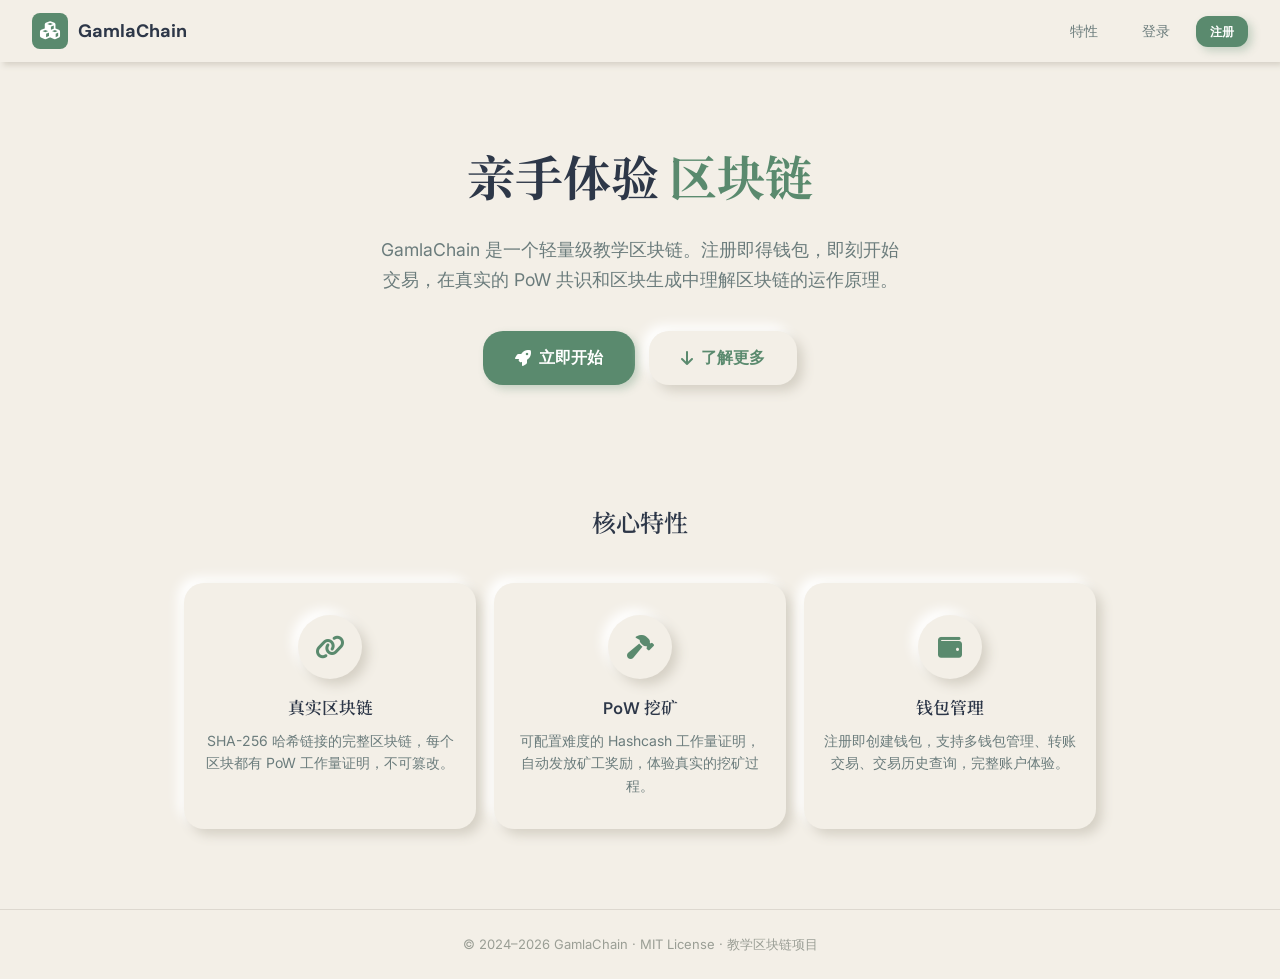
<file: frontend/index.html>
<!DOCTYPE html>
<html lang="zh-CN">
<head>
<meta charset="UTF-8">
<meta name="viewport" content="width=device-width, initial-scale=1.0">
<title>GamlaChain — 体验区块链</title>
<link rel="preconnect" href="https://fonts.googleapis.com">
<link href="https://fonts.googleapis.com/css2?family=DM+Sans:wght@400;500;600;700&family=Inter:wght@300;400;500;600&family=JetBrains+Mono:wght@400;500&family=Noto+Sans+SC:wght@300;400;500;600;700&family=Noto+Serif+SC:wght@400;500;600;700&display=swap" rel="stylesheet">
<link rel="stylesheet" href="https://cdnjs.cloudflare.com/ajax/libs/font-awesome/6.5.1/css/all.min.css">
<link rel="stylesheet" href="css/neumorphism.css">
<style>
  .hero-section { text-align: center; padding: 80px 24px 60px; }
  .hero-title { font-family: var(--font-title); font-size: clamp(2rem, 5vw, 3rem); font-weight: 700; margin-bottom: 16px; color: var(--text-primary); }
  .hero-title span { color: var(--accent); }
  .hero-subtitle { font-size: 1.1rem; color: var(--text-secondary); max-width: 520px; margin: 0 auto 36px; line-height: 1.7; }
  .hero-actions { display: flex; gap: 14px; justify-content: center; flex-wrap: wrap; }
  .features-section { padding: 60px 24px 80px; max-width: 960px; margin: 0 auto; }
  .section-title { text-align: center; font-family: var(--font-title); font-size: 1.5rem; margin-bottom: 40px; color: var(--text-primary); }
  .feature-card { text-align: center; padding: 32px 20px; }
  .feature-card .feature-icon { width: 64px; height: 64px; border-radius: 50%; display: flex; align-items: center; justify-content: center; margin: 0 auto 16px; font-size: 24px; color: var(--accent); box-shadow: var(--shadow-raised); }
  .feature-card .feature-icon:active { box-shadow: var(--shadow-inset); }
  .feature-card h3 { margin-bottom: 8px; font-size: 1.05rem; }
  .feature-card p { color: var(--text-secondary); font-size: 14px; line-height: 1.6; }
  .footer-bar { text-align: center; padding: 24px; color: var(--text-muted); font-size: 13px; border-top: 1px solid var(--border-light); }
</style>
</head>
<body>

<nav class="navbar">
  <a href="index.html" class="navbar-brand">
    <div class="logo-icon"><i class="fa-solid fa-cubes"></i></div>
    GamlaChain
  </a>
  <div class="navbar-links">
    <a href="#features" class="nav-link">特性</a>
    <a href="login.html" class="nav-link">登录</a>
    <a href="register.html" class="btn btn-accent btn-sm">注册</a>
  </div>
</nav>

<section class="hero-section">
  <h1 class="hero-title">亲手体验 <span>区块链</span></h1>
  <p class="hero-subtitle">GamlaChain 是一个轻量级教学区块链。注册即得钱包，即刻开始交易，在真实的 PoW 共识和区块生成中理解区块链的运作原理。</p>
  <div class="hero-actions">
    <a href="register.html" class="btn btn-accent btn-lg"><i class="fa-solid fa-rocket"></i> 立即开始</a>
    <a href="#features" class="btn btn-primary btn-lg"><i class="fa-solid fa-arrow-down"></i> 了解更多</a>
  </div>
</section>

<section id="features" class="features-section">
  <h2 class="section-title">核心特性</h2>
  <div class="grid-3">
    <div class="card feature-card">
      <div class="feature-icon"><i class="fa-solid fa-link"></i></div>
      <h3>真实区块链</h3>
      <p>SHA-256 哈希链接的完整区块链，每个区块都有 PoW 工作量证明，不可篡改。</p>
    </div>
    <div class="card feature-card">
      <div class="feature-icon"><i class="fa-solid fa-hammer"></i></div>
      <h3>PoW 挖矿</h3>
      <p>可配置难度的 Hashcash 工作量证明，自动发放矿工奖励，体验真实的挖矿过程。</p>
    </div>
    <div class="card feature-card">
      <div class="feature-icon"><i class="fa-solid fa-wallet"></i></div>
      <h3>钱包管理</h3>
      <p>注册即创建钱包，支持多钱包管理、转账交易、交易历史查询，完整账户体验。</p>
    </div>
  </div>
</section>

<div class="footer-bar">&copy; 2024–2026 GamlaChain · MIT License · 教学区块链项目</div>

</body>
</html>
</file>
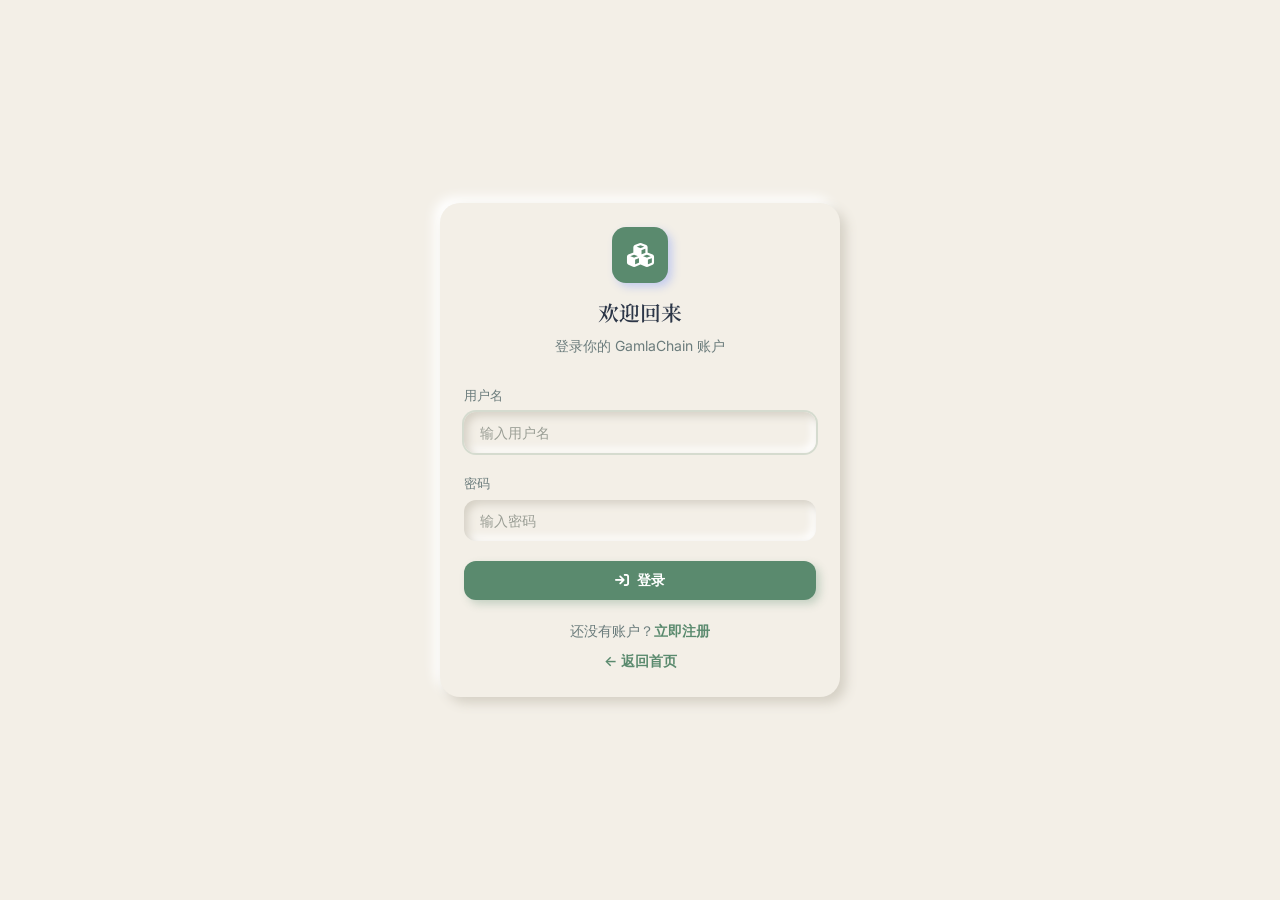
<file: frontend/login.html>
<!DOCTYPE html>
<html lang="zh-CN">
<head>
<meta charset="UTF-8">
<meta name="viewport" content="width=device-width, initial-scale=1.0">
<title>登录 — GamlaChain</title>
<link rel="preconnect" href="https://fonts.googleapis.com">
<link href="https://fonts.googleapis.com/css2?family=DM+Sans:wght@400;500;600;700&family=Inter:wght@300;400;500;600&family=JetBrains+Mono:wght@400;500&family=Noto+Sans+SC:wght@300;400;500;600;700&family=Noto+Serif+SC:wght@400;500;600;700&display=swap" rel="stylesheet">
<link rel="stylesheet" href="https://cdnjs.cloudflare.com/ajax/libs/font-awesome/6.5.1/css/all.min.css">
<link rel="stylesheet" href="css/neumorphism.css">
<style>
  .auth-page { min-height: 100vh; display: flex; align-items: center; justify-content: center; padding: 24px; }
  .auth-card { width: 100%; max-width: 400px; }
  .auth-card .auth-header { text-align: center; margin-bottom: 28px; }
  .auth-card .auth-header .logo { width: 56px; height: 56px; border-radius: 14px; background: var(--accent); color: #fff; display: flex; align-items: center; justify-content: center; font-size: 24px; margin: 0 auto 14px; box-shadow: 4px 4px 8px rgba(91, 127, 255, 0.3); }
  .auth-card h2 { font-size: 1.3rem; margin-bottom: 4px; }
  .auth-card .auth-subtitle { color: var(--text-secondary); font-size: 14px; }
  .auth-card .auth-link { text-align: center; margin-top: 20px; font-size: 14px; color: var(--text-secondary); }
  .auth-card .auth-link a { color: var(--accent); text-decoration: none; font-weight: 600; }
  .auth-card .auth-link a:hover { text-decoration: underline; }
</style>
</head>
<body class="auth-page">

<div class="auth-card">
  <div class="card">
    <div class="auth-header">
      <div class="logo"><i class="fa-solid fa-cubes"></i></div>
      <h2>欢迎回来</h2>
      <p class="auth-subtitle">登录你的 GamlaChain 账户</p>
    </div>
    <div id="errorMsg" class="hidden"></div>
    <form id="loginForm" onsubmit="handleLogin(event)">
      <div class="form-group">
        <label class="form-label">用户名</label>
        <input type="text" id="username" class="input" placeholder="输入用户名" required minlength="2" autofocus>
      </div>
      <div class="form-group">
        <label class="form-label">密码</label>
        <input type="password" id="password" class="input" placeholder="输入密码" required minlength="4">
      </div>
      <button type="submit" class="btn btn-accent" style="width:100%;" id="submitBtn"><i class="fa-solid fa-arrow-right-to-bracket"></i> 登录</button>
    </form>
    <p class="auth-link">还没有账户？<a href="register.html">立即注册</a></p>
    <p class="auth-link" style="margin-top:8px;"><a href="index.html">&larr; 返回首页</a></p>
  </div>
</div>

<script>
const API_BASE = window.location.protocol === 'file:' ? 'http://127.0.0.1:8000' : window.location.origin;
function showError(msg) {
  const el = document.getElementById('errorMsg');
  el.textContent = msg;
  el.className = 'alert alert-error';
  el.classList.remove('hidden');
}
async function handleLogin(e) {
  e.preventDefault();
  const btn = document.getElementById('submitBtn');
  btn.disabled = true;
  btn.innerHTML = '<i class="fa-solid fa-spinner fa-spin"></i> 登录中...';
  document.getElementById('errorMsg').classList.add('hidden');
  const username = document.getElementById('username').value.trim();
  const password = document.getElementById('password').value;
  try {
    const res = await fetch(API_BASE + '/api/v1/auth/login', {method:'POST',headers:{'Content-Type':'application/json'},body:JSON.stringify({username,password})});
    const data = await res.json();
    if(!res.ok||!data.ok){showError(data.detail||'登录失败');btn.disabled=false;btn.innerHTML='<i class="fa-solid fa-arrow-right-to-bracket"></i> 登录';return;}
    localStorage.setItem('gamla_token',data.token);
    localStorage.setItem('gamla_username',data.username);
    localStorage.setItem('gamla_role',data.role);
    window.location.href = data.role==='admin'?'admin.html':'dashboard.html';
  }catch(err){showError('网络错误，请检查服务器是否运行');btn.disabled=false;btn.innerHTML='<i class="fa-solid fa-arrow-right-to-bracket"></i> 登录';}
}
</script>

</body>
</html>
</file>
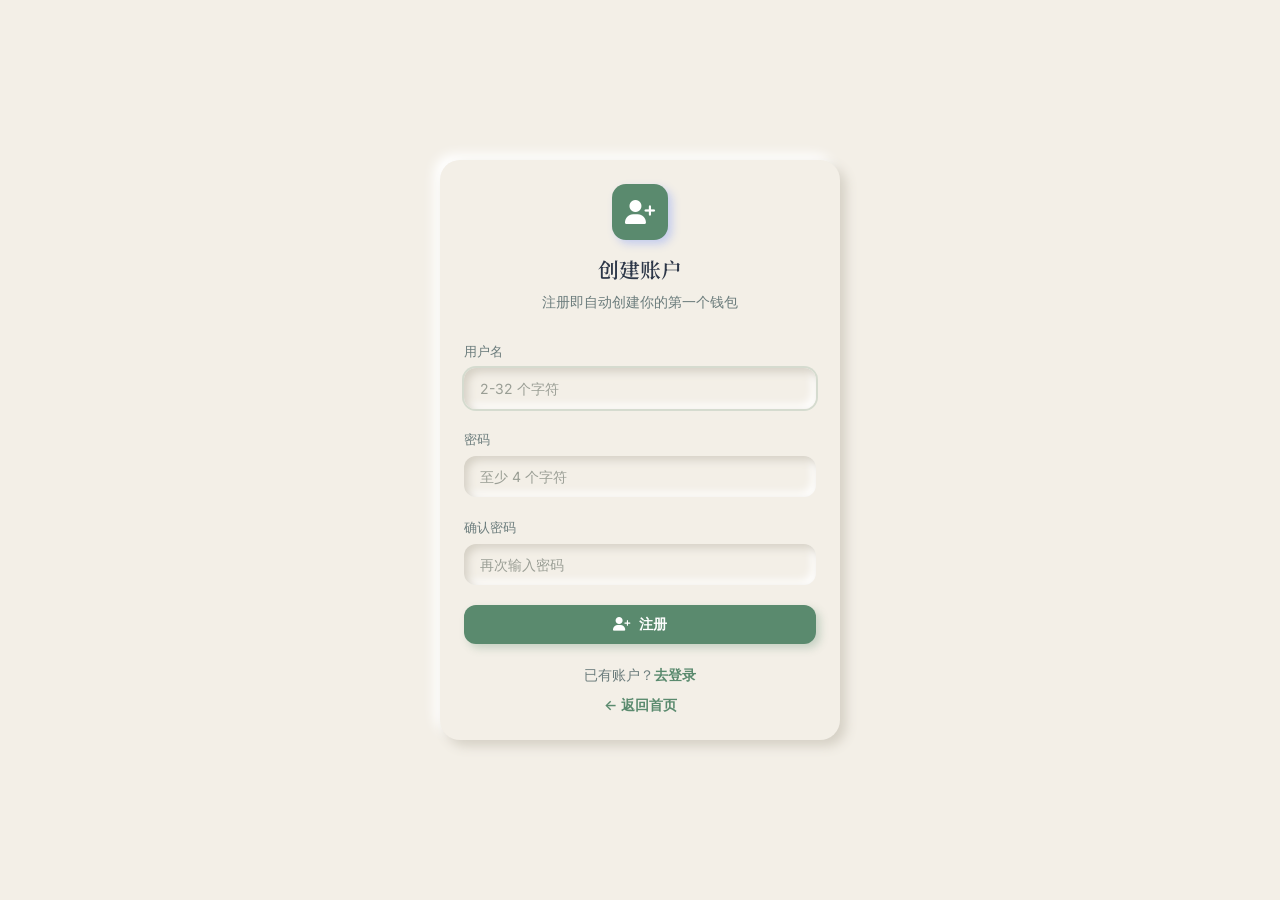
<file: frontend/register.html>
<!DOCTYPE html>
<html lang="zh-CN">
<head>
<meta charset="UTF-8">
<meta name="viewport" content="width=device-width, initial-scale=1.0">
<title>注册 — GamlaChain</title>
<link rel="preconnect" href="https://fonts.googleapis.com">
<link href="https://fonts.googleapis.com/css2?family=DM+Sans:wght@400;500;600;700&family=Inter:wght@300;400;500;600&family=JetBrains+Mono:wght@400;500&family=Noto+Sans+SC:wght@300;400;500;600;700&family=Noto+Serif+SC:wght@400;500;600;700&display=swap" rel="stylesheet">
<link rel="stylesheet" href="https://cdnjs.cloudflare.com/ajax/libs/font-awesome/6.5.1/css/all.min.css">
<link rel="stylesheet" href="css/neumorphism.css">
<style>
  .auth-page { min-height: 100vh; display: flex; align-items: center; justify-content: center; padding: 24px; }
  .auth-card { width: 100%; max-width: 400px; }
  .auth-card .auth-header { text-align: center; margin-bottom: 28px; }
  .auth-card .auth-header .logo { width: 56px; height: 56px; border-radius: 14px; background: var(--accent); color: #fff; display: flex; align-items: center; justify-content: center; font-size: 24px; margin: 0 auto 14px; box-shadow: 4px 4px 8px rgba(91, 127, 255, 0.3); }
  .auth-card h2 { font-size: 1.3rem; margin-bottom: 4px; }
  .auth-card .auth-subtitle { color: var(--text-secondary); font-size: 14px; }
  .auth-card .auth-link { text-align: center; margin-top: 20px; font-size: 14px; color: var(--text-secondary); }
  .auth-card .auth-link a { color: var(--accent); text-decoration: none; font-weight: 600; }
  .auth-card .auth-link a:hover { text-decoration: underline; }
</style>
</head>
<body class="auth-page">

<div class="auth-card">
  <div class="card">
    <div class="auth-header">
      <div class="logo"><i class="fa-solid fa-user-plus"></i></div>
      <h2>创建账户</h2>
      <p class="auth-subtitle">注册即自动创建你的第一个钱包</p>
    </div>
    <div id="msgBox" class="hidden"></div>
    <form id="registerForm" onsubmit="handleRegister(event)">
      <div class="form-group">
        <label class="form-label">用户名</label>
        <input type="text" id="username" class="input" placeholder="2-32 个字符" required minlength="2" maxlength="32" autofocus>
      </div>
      <div class="form-group">
        <label class="form-label">密码</label>
        <input type="password" id="password" class="input" placeholder="至少 4 个字符" required minlength="4" maxlength="128">
      </div>
      <div class="form-group">
        <label class="form-label">确认密码</label>
        <input type="password" id="confirmPassword" class="input" placeholder="再次输入密码" required minlength="4">
      </div>
      <button type="submit" class="btn btn-accent" style="width:100%;" id="submitBtn"><i class="fa-solid fa-user-plus"></i> 注册</button>
    </form>
    <p class="auth-link">已有账户？<a href="login.html">去登录</a></p>
    <p class="auth-link" style="margin-top:8px;"><a href="index.html">&larr; 返回首页</a></p>
  </div>
</div>

<script>
const API_BASE = window.location.protocol === 'file:' ? 'http://127.0.0.1:8000' : window.location.origin;
function showMsg(msg,type){
  const el=document.getElementById('msgBox');
  el.textContent=msg;
  el.className=type==='error'?'alert alert-error':'alert alert-success';
  el.classList.remove('hidden');
}
async function handleRegister(e){
  e.preventDefault();
  const btn=document.getElementById('submitBtn');
  const pwd=document.getElementById('password').value;
  const confirm=document.getElementById('confirmPassword').value;
  if(pwd!==confirm){showMsg('两次输入的密码不一致','error');return;}
  btn.disabled=true;
  btn.innerHTML='<i class="fa-solid fa-spinner fa-spin"></i> 注册中...';
  document.getElementById('msgBox').classList.add('hidden');
  const username=document.getElementById('username').value.trim();
  try{
    const res=await fetch(API_BASE+'/api/v1/auth/register',{method:'POST',headers:{'Content-Type':'application/json'},body:JSON.stringify({username,password:pwd})});
    const data=await res.json();
    if(!res.ok||!data.ok){showMsg(data.detail||'注册失败','error');btn.disabled=false;btn.innerHTML='<i class="fa-solid fa-user-plus"></i> 注册';return;}
    showMsg('注册成功！正在跳转到登录页...','success');
    setTimeout(()=>{window.location.href='login.html';},1500);
  }catch(err){showMsg('网络错误，请检查服务器是否运行','error');btn.disabled=false;btn.innerHTML='<i class="fa-solid fa-user-plus"></i> 注册';}
}
</script>

</body>
</html>
</file>
<file: frontend/css/neumorphism.css>
/* frontend/css/neumorphism.css */
/* Neumorphism Design System for GamlaChain — Cream + Dark Green */

:root {
  --bg: #f3efe7;
  --bg-light: #faf7f2;
  --shadow-dark: #d5d0c5;
  --shadow-light: #ffffff;
  --text-primary: #2d3748;
  --text-secondary: #6b7c7c;
  --text-muted: #9a9e95;
  --accent: #5a8a6e;
  --accent-hover: #4a7a5e;
  --success: #5a8a6e;
  --warning: #c9a96e;
  --danger: #c97070;
  --border-light: #ddd8cf;

  --radius-sm: 8px;
  --radius-md: 12px;
  --radius-lg: 20px;

  --shadow-raised: 6px 6px 12px var(--shadow-dark), -6px -6px 12px var(--shadow-light);
  --shadow-raised-sm: 3px 3px 6px var(--shadow-dark), -3px -3px 6px var(--shadow-light);
  --shadow-raised-lg: 8px 8px 16px var(--shadow-dark), -8px -8px 16px var(--shadow-light);
  --shadow-inset: inset 4px 4px 8px var(--shadow-dark), inset -4px -4px 8px var(--shadow-light);
  --shadow-inset-sm: inset 2px 2px 4px var(--shadow-dark), inset -2px -2px 4px var(--shadow-light);

  --font-title: 'DM Sans', 'Noto Serif SC', 'PingFang SC', 'Microsoft YaHei', serif;
  --font-body: 'Inter', 'PingFang SC', 'Microsoft YaHei', sans-serif;
  --font-mono: 'JetBrains Mono', 'Fira Code', monospace;
}

* { margin: 0; padding: 0; box-sizing: border-box; }

body {
  font-family: var(--font-body);
  background: var(--bg);
  color: var(--text-primary);
  min-height: 100vh;
  line-height: 1.6;
  -webkit-font-smoothing: antialiased;
}

h1, h2, h3, h4 { font-family: var(--font-title); font-weight: 600; }
h1 { font-size: 2rem; }
h2 { font-size: 1.25rem; }
h3 { font-size: 1rem; }

.container { max-width: 1200px; margin: 0 auto; padding: 0 24px; }

.card {
  background: var(--bg);
  border-radius: var(--radius-lg);
  box-shadow: var(--shadow-raised);
  padding: 24px;
  transition: box-shadow 0.3s ease, transform 0.3s ease;
}
.card:hover {
  box-shadow: var(--shadow-raised-lg);
  transform: translateY(-2px);
}

.inset {
  background: var(--bg);
  border-radius: var(--radius-md);
  box-shadow: var(--shadow-inset);
}

.btn {
  display: inline-flex;
  align-items: center;
  justify-content: center;
  gap: 8px;
  font-family: var(--font-body);
  font-weight: 600;
  font-size: 14px;
  padding: 10px 24px;
  border: none;
  border-radius: var(--radius-md);
  cursor: pointer;
  transition: all 0.25s ease;
  text-decoration: none;
  user-select: none;
}
.btn:active { box-shadow: var(--shadow-inset) !important; transform: scale(0.97); }

.btn-primary {
  background: var(--bg);
  color: var(--accent);
  box-shadow: var(--shadow-raised);
}
.btn-primary:hover { box-shadow: var(--shadow-raised-lg); color: var(--accent-hover); }

.btn-accent {
  background: var(--accent);
  color: #fff;
  box-shadow: 4px 4px 8px rgba(90, 138, 110, 0.3);
}
.btn-accent:hover { background: var(--accent-hover); box-shadow: 6px 6px 12px rgba(90, 138, 110, 0.4); }

.btn-danger { background: var(--bg); color: var(--danger); box-shadow: var(--shadow-raised); }
.btn-danger:hover { box-shadow: var(--shadow-raised-lg); }

.btn-sm { font-size: 12px; padding: 6px 14px; }
.btn-lg { font-size: 16px; padding: 14px 32px; border-radius: var(--radius-lg); }

.input {
  width: 100%;
  padding: 12px 16px;
  font-family: var(--font-body);
  font-size: 14px;
  color: var(--text-primary);
  background: var(--bg);
  border: none;
  border-radius: var(--radius-md);
  box-shadow: var(--shadow-inset);
  outline: none;
  transition: box-shadow 0.3s ease;
}
.input:focus { box-shadow: var(--shadow-inset), 0 0 0 2px rgba(90, 138, 110, 0.2); }
.input::placeholder { color: var(--text-muted); }
.input-mono { font-family: var(--font-mono); font-size: 13px; }

.select {
  width: 100%;
  padding: 12px 16px;
  font-family: var(--font-body);
  font-size: 14px;
  color: var(--text-primary);
  background: var(--bg);
  border: none;
  border-radius: var(--radius-md);
  box-shadow: var(--shadow-inset);
  outline: none;
  cursor: pointer;
  appearance: none;
  background-image: url("data:image/svg+xml,%3Csvg xmlns='http://www.w3.org/2000/svg' width='12' height='12' viewBox='0 0 12 12'%3E%3Cpath fill='%239a9e95' d='M6 8L1 3h10z'/%3E%3C/svg%3E");
  background-repeat: no-repeat;
  background-position: right 14px center;
}

.form-group { margin-bottom: 20px; }
.form-label { display: block; font-size: 13px; font-weight: 500; color: var(--text-secondary); margin-bottom: 6px; }

.alert { padding: 12px 18px; border-radius: var(--radius-md); font-size: 13px; font-weight: 500; }
.alert-error { background: #fae8e8; color: #b04040; box-shadow: var(--shadow-inset-sm); }
.alert-success { background: #e8f2ec; color: #3a6a4e; box-shadow: var(--shadow-inset-sm); }
.alert-info { background: #e8ecea; color: #4a6a5e; box-shadow: var(--shadow-inset-sm); }

.badge { display: inline-flex; align-items: center; padding: 4px 10px; border-radius: var(--radius-sm); font-size: 11px; font-weight: 600; }
.badge-success { color: var(--success); background: var(--bg); box-shadow: var(--shadow-inset-sm); }
.badge-warning { color: var(--warning); background: var(--bg); box-shadow: var(--shadow-inset-sm); }

.navbar {
  display: flex;
  align-items: center;
  justify-content: space-between;
  padding: 12px 32px;
  background: var(--bg);
  box-shadow: var(--shadow-raised-sm);
  position: sticky;
  top: 0;
  z-index: 50;
}
.navbar-brand {
  font-family: var(--font-title);
  font-size: 18px;
  font-weight: 700;
  color: var(--text-primary);
  text-decoration: none;
  display: flex;
  align-items: center;
  gap: 10px;
}
.navbar-brand .logo-icon {
  width: 36px;
  height: 36px;
  border-radius: var(--radius-sm);
  background: var(--accent);
  color: #fff;
  display: flex;
  align-items: center;
  justify-content: center;
  font-size: 18px;
}
.navbar-links { display: flex; align-items: center; gap: 8px; }
.navbar-links .nav-link {
  padding: 8px 18px;
  border-radius: var(--radius-md);
  font-size: 14px;
  font-weight: 500;
  color: var(--text-secondary);
  text-decoration: none;
  transition: all 0.25s ease;
}
.navbar-links .nav-link:hover { color: var(--text-primary); box-shadow: var(--shadow-raised-sm); }

.sidebar-layout { display: flex; min-height: calc(100vh - 64px); }
.sidebar {
  width: 240px;
  padding: 20px 16px;
  flex-shrink: 0;
  display: flex;
  flex-direction: column;
  gap: 4px;
}
.sidebar-item {
  display: flex;
  align-items: center;
  gap: 10px;
  padding: 12px 16px;
  border-radius: var(--radius-md);
  font-size: 14px;
  font-weight: 500;
  color: var(--text-secondary);
  cursor: pointer;
  transition: all 0.25s ease;
  text-decoration: none;
  border: none;
  background: none;
  width: 100%;
  text-align: left;
  font-family: var(--font-body);
}
.sidebar-item:hover { color: var(--text-primary); box-shadow: var(--shadow-raised-sm); }
.sidebar-item.active { color: var(--accent); box-shadow: var(--shadow-inset); background: var(--bg); }
.sidebar-item.danger { color: var(--danger); }
.sidebar-divider { height: 1px; background: var(--border-light); margin: 8px 12px; }
.sidebar-user { padding: 12px 16px; margin-top: auto; }
.sidebar-user .username { font-weight: 600; font-size: 14px; }
.sidebar-user .role-badge { font-size: 11px; color: var(--text-muted); }

.main-content { flex: 1; padding: 24px 32px; overflow-y: auto; }

.stat-card {
  background: var(--bg);
  border-radius: var(--radius-lg);
  box-shadow: var(--shadow-raised);
  padding: 18px 22px;
  transition: all 0.3s ease;
}
.stat-card:hover { box-shadow: var(--shadow-raised-lg); }
.stat-card .stat-label { font-size: 11px; text-transform: uppercase; letter-spacing: 0.5px; color: var(--text-muted); margin-bottom: 4px; }
.stat-card .stat-value { font-family: var(--font-title); font-size: 1.5rem; font-weight: 700; color: var(--text-primary); }
.stat-card .stat-value.accent { color: var(--accent); }
.stat-card .stat-value.success { color: var(--success); }

.list-item {
  padding: 14px 16px;
  background: var(--bg);
  transition: all 0.2s ease;
  border-bottom: 1px solid var(--border-light);
  cursor: pointer;
}
.list-item:first-child { border-radius: var(--radius-md) var(--radius-md) 0 0; }
.list-item:last-child { border-radius: 0 0 var(--radius-md) var(--radius-md); border-bottom: none; }
.list-item:hover { box-shadow: var(--shadow-raised-sm); }

.wallet-card {
  background: var(--bg);
  border-radius: var(--radius-lg);
  box-shadow: var(--shadow-raised);
  padding: 20px 24px;
  margin-bottom: 14px;
  transition: all 0.3s ease;
}
.wallet-card:hover { box-shadow: var(--shadow-raised-lg); }
.wallet-card .wallet-header { display: flex; justify-content: space-between; align-items: center; margin-bottom: 10px; }
.wallet-card .wallet-label { font-family: var(--font-title); font-weight: 600; font-size: 15px; }
.wallet-card .wallet-address { font-family: var(--font-mono); font-size: 12px; color: var(--text-muted); word-break: break-all; }
.wallet-card .wallet-balance { font-family: var(--font-title); font-size: 1.25rem; font-weight: 700; color: var(--success); }

.grid-2 { display: grid; grid-template-columns: repeat(2, 1fr); gap: 18px; }
.grid-3 { display: grid; grid-template-columns: repeat(3, 1fr); gap: 18px; }
.grid-4 { display: grid; grid-template-columns: repeat(4, 1fr); gap: 18px; }

.text-center { text-align: center; }
.text-right { text-align: right; }
.text-mono { font-family: var(--font-mono); }
.text-muted { color: var(--text-muted); }
.text-success { color: var(--success); }
.text-danger { color: var(--danger); }
.text-accent { color: var(--accent); }
.text-sm { font-size: 13px; }
.text-xs { font-size: 11px; }
.mt-1 { margin-top: 8px; }
.mt-2 { margin-top: 16px; }
.mt-3 { margin-top: 24px; }
.mt-4 { margin-top: 32px; }
.mb-2 { margin-bottom: 16px; }
.mb-3 { margin-bottom: 24px; }
.gap-2 { gap: 16px; }
.gap-3 { gap: 24px; }
.flex { display: flex; }
.flex-between { display: flex; justify-content: space-between; align-items: center; }
.flex-center { display: flex; align-items: center; justify-content: center; }
.flex-col { flex-direction: column; }
.hidden { display: none !important; }

.toast-container {
  position: fixed;
  top: 80px;
  right: 24px;
  z-index: 200;
  display: flex;
  flex-direction: column;
  gap: 8px;
}
.toast {
  padding: 12px 20px;
  border-radius: var(--radius-md);
  box-shadow: var(--shadow-raised-lg);
  font-size: 13px;
  animation: toastIn 0.35s ease;
  background: var(--bg-light);
}
@keyframes toastIn {
  from { opacity: 0; transform: translateX(30px); }
  to { opacity: 1; transform: translateX(0); }
}

@media (max-width: 768px) {
  .sidebar { width: 200px; padding: 12px 8px; }
  .main-content { padding: 16px; }
  .grid-2, .grid-3, .grid-4 { grid-template-columns: 1fr; }
}
@media (max-width: 640px) {
  .sidebar-layout { flex-direction: column; }
  .sidebar { width: 100%; flex-direction: row; overflow-x: auto; padding: 8px; }
  .sidebar-item { white-space: nowrap; }
  .navbar { padding: 10px 16px; }
}
</file>
